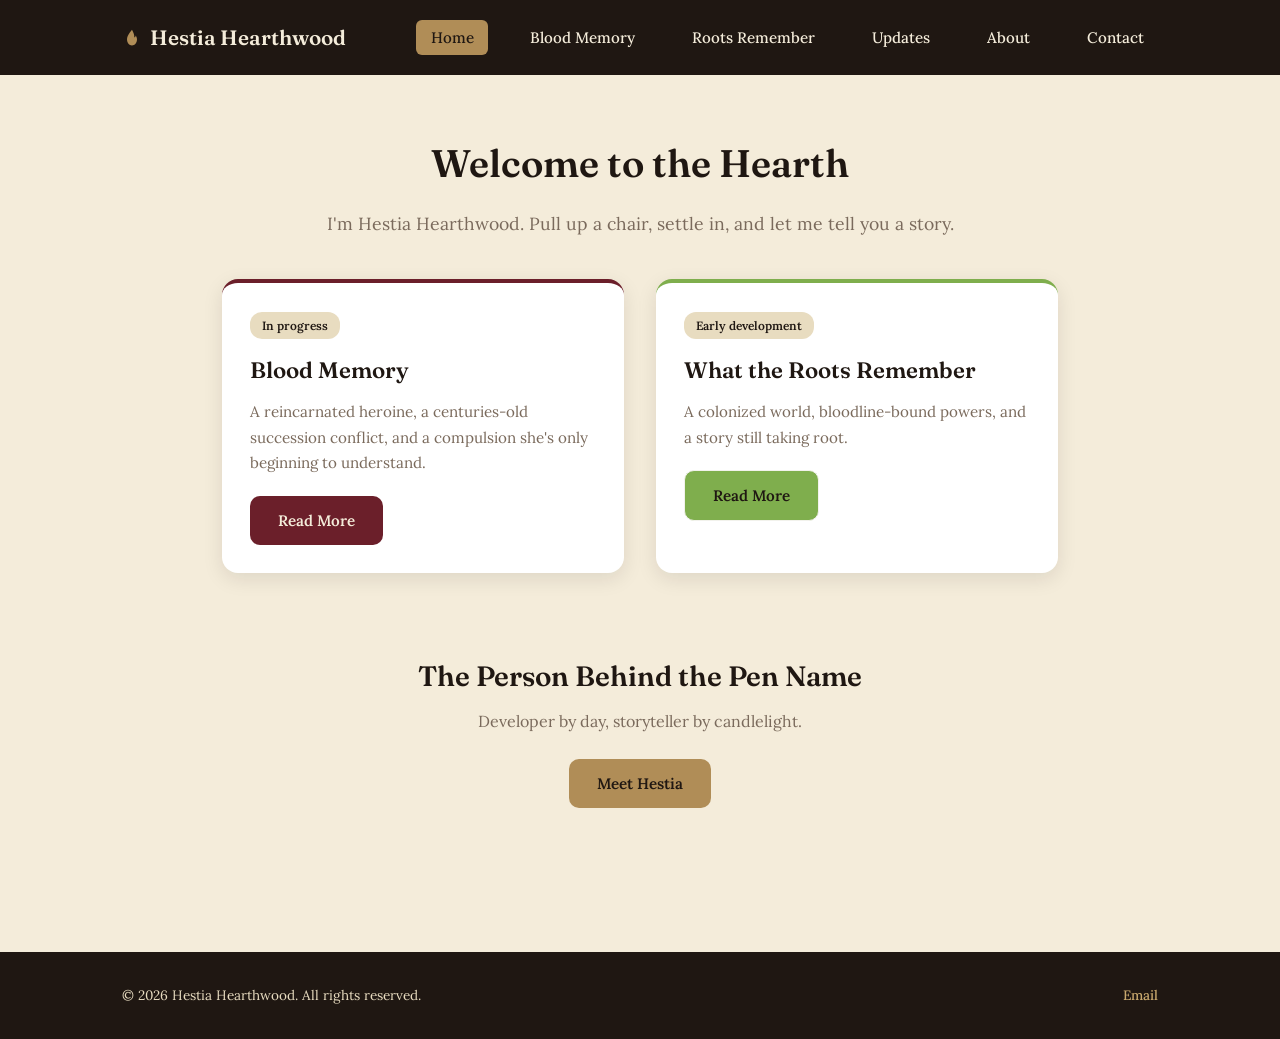
<file: index.html>
<!DOCTYPE html>
<html lang="en">
    <head>
        <meta charset="UTF-8">
        <meta name="viewport" content="width=device-width, initial-scale=1.0">
        <title>Hestia Hearthwood | Author</title>
        <link rel="preconnect" href="https://fonts.googleapis.com">
        <link rel="preconnect" href="https://fonts.gstatic.com" crossorigin>
        <link rel="stylesheet" href="css/styles.css">
    </head>
    <body data-page="home">
        <header>
            <nav>
                <a href="index.html" class="logo">
                    <svg class="candle-icon" viewBox="0 0 24 24" fill="none" xmlns="http://www.w3.org/2000/svg" aria-hidden="true">
                        <path d="M12 2C12 2 6 8.5 6 13.5C6 17.6 8.7 21 12 21C15.3 21 18 17.6 18 13.5C18 11.8 17.3 10.2 16.3 9C16.4 10.5 15.5 11.5 14.7 11C15.1 8.7 14 6 12 2Z" fill="currentColor"/>
                    </svg>
                    Hestia Hearthwood
                </a>
                <ul class="nav-links" id="nav-links"></ul>
                <button class="hamburger" id="hamburger" aria-label="Toggle navigation menu">
                    <span></span>
                    <span></span>
                    <span></span>
                </button>
            </nav>
        </header>

        <main>
            <div id="home-intro-root"></div>
            <div id="home-books-root"></div>
            <div id="home-about-teaser-root"></div>
        </main>

        <footer>
            <div id="footer-root"></div>
        </footer>

        <script src="js/site.js"></script>
        <script src="js/home.js"></script>
    </body>
</html>
</file>
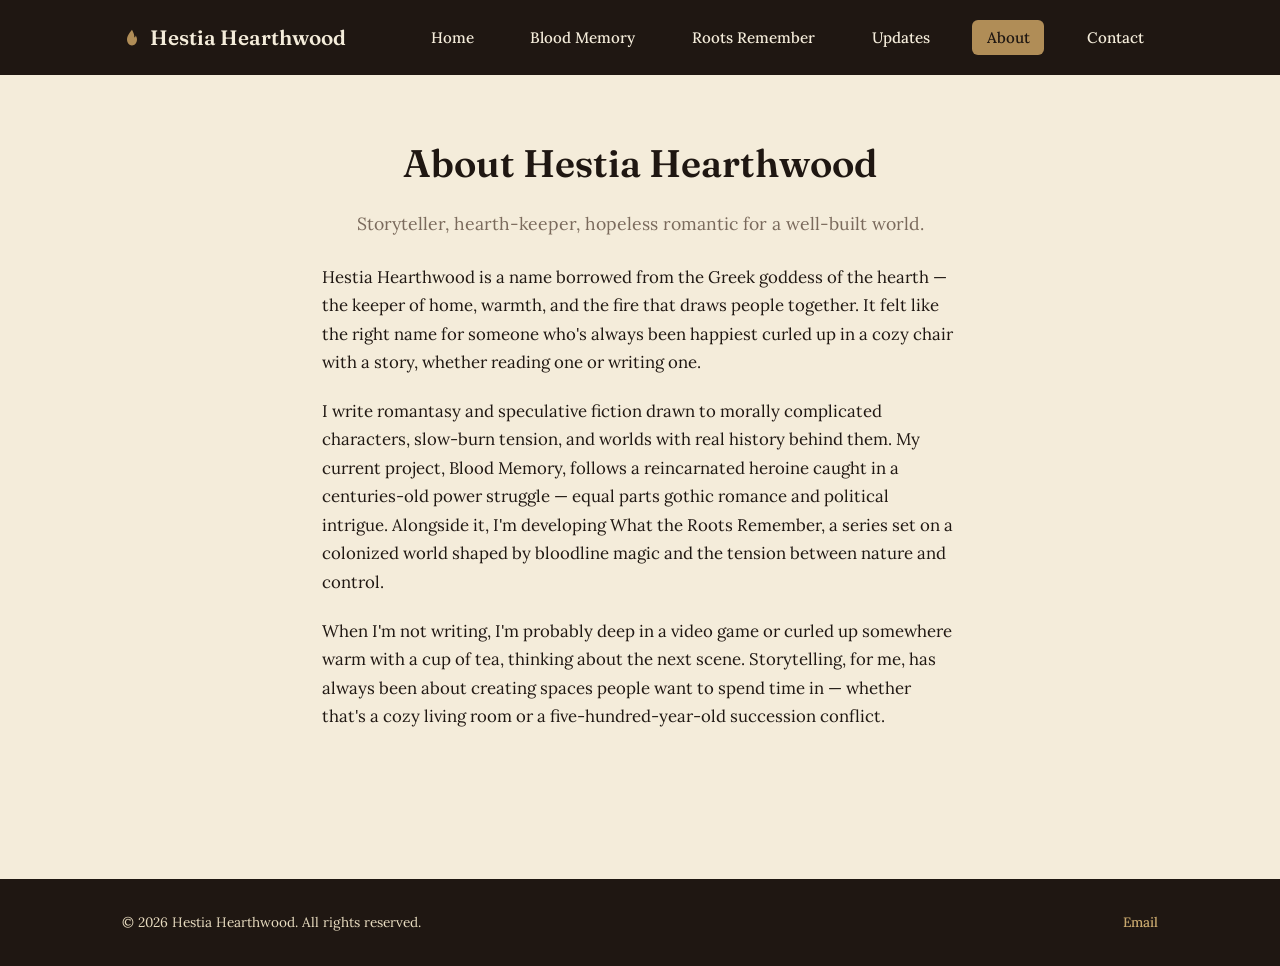
<file: about.html>
<!DOCTYPE html>
<html lang="en">
    <head>
        <meta charset="UTF-8">
        <meta name="viewport" content="width=device-width, initial-scale=1.0">
        <title>About | Hestia Hearthwood</title>
        <link rel="preconnect" href="https://fonts.googleapis.com">
        <link rel="preconnect" href="https://fonts.gstatic.com" crossorigin>
        <link rel="stylesheet" href="css/styles.css">
    </head>
    <body data-page="about">
        <header>
            <nav>
                <a href="index.html" class="logo">
                    <svg class="candle-icon" viewBox="0 0 24 24" fill="none" xmlns="http://www.w3.org/2000/svg" aria-hidden="true">
                        <path d="M12 2C12 2 6 8.5 6 13.5C6 17.6 8.7 21 12 21C15.3 21 18 17.6 18 13.5C18 11.8 17.3 10.2 16.3 9C16.4 10.5 15.5 11.5 14.7 11C15.1 8.7 14 6 12 2Z" fill="currentColor"/>
                    </svg>
                    Hestia Hearthwood
                </a>
                <ul class="nav-links" id="nav-links"></ul>
                <button class="hamburger" id="hamburger" aria-label="Toggle navigation menu">
                    <span></span>
                    <span></span>
                    <span></span>
                </button>
            </nav>
        </header>

        <main>
            <div id="about-intro-root"></div>
            <div id="about-bio-root"></div>
        </main>

        <footer>
            <div id="footer-root"></div>
        </footer>

        <script src="js/site.js"></script>
        <script src="js/about.js"></script>
    </body>
</html>
</file>
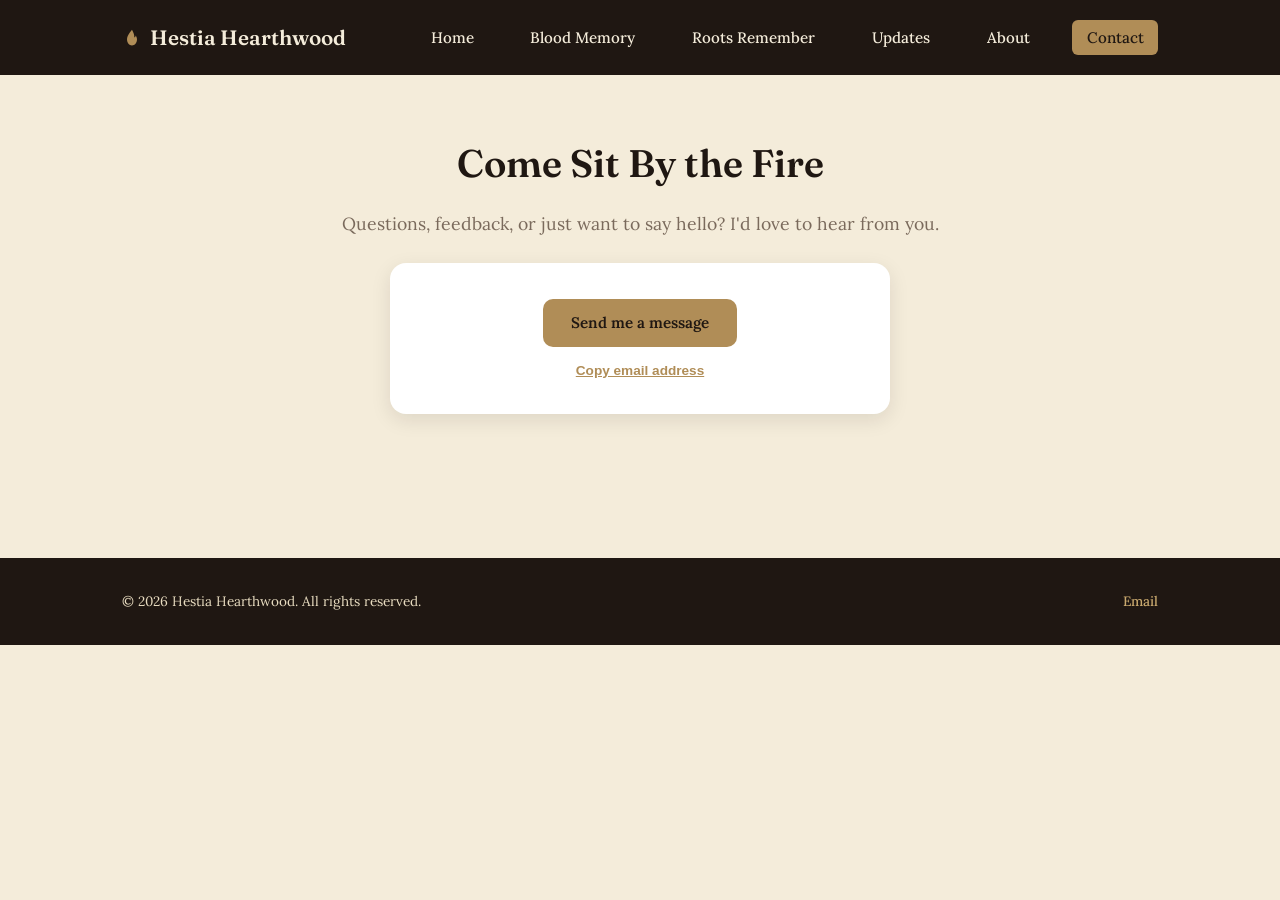
<file: contact.html>
<!DOCTYPE html>
<html lang="en">
    <head>
        <meta charset="UTF-8">
        <meta name="viewport" content="width=device-width, initial-scale=1.0">
        <title>Contact | Hestia Hearthwood</title>
        <link rel="preconnect" href="https://fonts.googleapis.com">
        <link rel="preconnect" href="https://fonts.gstatic.com" crossorigin>
        <link rel="stylesheet" href="css/styles.css">
    </head>
    <body data-page="contact">
        <header>
            <nav>
                <a href="index.html" class="logo">
                    <svg class="candle-icon" viewBox="0 0 24 24" fill="none" xmlns="http://www.w3.org/2000/svg" aria-hidden="true">
                        <path d="M12 2C12 2 6 8.5 6 13.5C6 17.6 8.7 21 12 21C15.3 21 18 17.6 18 13.5C18 11.8 17.3 10.2 16.3 9C16.4 10.5 15.5 11.5 14.7 11C15.1 8.7 14 6 12 2Z" fill="currentColor"/>
                    </svg>
                    Hestia Hearthwood
                </a>
                <ul class="nav-links" id="nav-links"></ul>
                <button class="hamburger" id="hamburger" aria-label="Toggle navigation menu">
                    <span></span>
                    <span></span>
                    <span></span>
                </button>
            </nav>
        </header>

        <main>
            <div id="contact-intro-root"></div>
            <div id="contact-card-root"></div>
        </main>

        <footer>
            <div id="footer-root"></div>
        </footer>

        <script src="js/site.js"></script>
        <script src="js/contact.js"></script>
    </body>
</html>
</file>
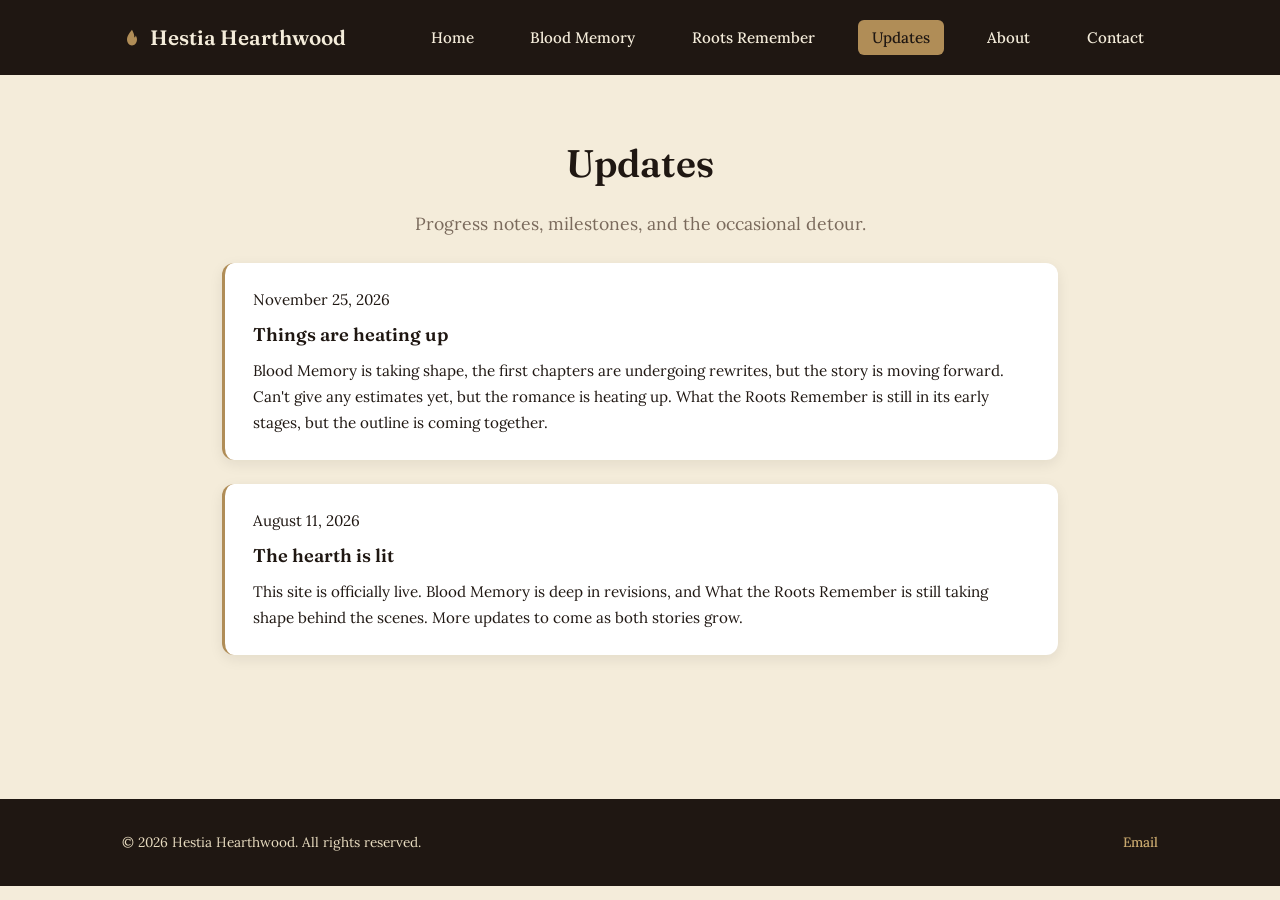
<file: updates.html>
<!DOCTYPE html>
<html lang="en">
    <head>
        <meta charset="UTF-8">
        <meta name="viewport" content="width=device-width, initial-scale=1.0">
        <title>Updates | Hestia Hearthwood</title>
        <link rel="preconnect" href="https://fonts.googleapis.com">
        <link rel="preconnect" href="https://fonts.gstatic.com" crossorigin>
        <link rel="stylesheet" href="css/styles.css">
    </head>
    <body data-page="updates">
        <header>
            <nav>
                <a href="index.html" class="logo">
                    <svg class="candle-icon" viewBox="0 0 24 24" fill="none" xmlns="http://www.w3.org/2000/svg" aria-hidden="true">
                        <path d="M12 2C12 2 6 8.5 6 13.5C6 17.6 8.7 21 12 21C15.3 21 18 17.6 18 13.5C18 11.8 17.3 10.2 16.3 9C16.4 10.5 15.5 11.5 14.7 11C15.1 8.7 14 6 12 2Z" fill="currentColor"/>
                    </svg>
                    Hestia Hearthwood
                </a>
                <ul class="nav-links" id="nav-links"></ul>
                <button class="hamburger" id="hamburger" aria-label="Toggle navigation menu">
                    <span></span>
                    <span></span>
                    <span></span>
                </button>
            </nav>
        </header>

        <main>
            <div id="updates-intro-root"></div>
            <div id="updates-list-root"></div>
        </main>

        <footer>
            <div id="footer-root"></div>
        </footer>

        <script src="js/site.js"></script>
        <script src="js/updates.js"></script>
    </body>
</html>
</file>
<file: css/styles.css>
/* ============================================================
   FONTS
   ============================================================ */
@import url('https://fonts.googleapis.com/css2?family=Fraunces:opsz,wght@9..144,500;9..144,600;9..144,700&family=Lora:wght@400;500;600&display=swap');


/* ============================================================
   1. GLOBAL VARIABLES
   ============================================================ */
:root {
  --color-ink: #1f1712;
  --color-parchment: #f4ecda;
  --color-parchment-dim: #e8dcc0;
  --color-gold: #b08d57;
  --color-gold-light: #c9a96e;
  --color-burgundy: #6b1f2a;
  --color-burgundy-dark: #4e161e;
  --color-roots: #7fae4d;
  --color-roots-dark: #5e8a35;
  --color-roots-accent: #f2f2ec;
  --color-muted: #7a6a5c;

  --font-heading: 'Fraunces', serif;
  --font-body: 'Lora', serif;
}


/* ============================================================
   2. RESET + BASE ELEMENTS
   ============================================================ */
html, body {
  margin: 0;
  padding: 0;
  height: 100%;
}

* {
  margin: 0;
  padding: 0;
  box-sizing: border-box;
}

body {
  font-family: var(--font-body);
  line-height: 1.7;
  color: var(--color-ink);
  background-color: var(--color-parchment);
}

h1, h2, h3, h4 {
  font-family: var(--font-heading);
  font-weight: 600;
}

a {
  color: inherit;
  text-decoration: none;
}

a:hover {
  text-decoration: underline;
}


/* ============================================================
   3. NAV
   ============================================================ */
header {
  background-color: var(--color-ink);
  position: sticky;
  top: 0;
  z-index: 10;
}

nav {
  display: flex;
  justify-content: space-between;
  align-items: center;
  max-width: 1100px;
  margin: 0 auto;
  padding: 1.25rem 2rem;
  flex-wrap: wrap;
}

.logo {
  display: flex;
  align-items: center;
  gap: 0.5rem;
  font-family: var(--font-heading);
  font-weight: 600;
  font-size: 1.3rem;
  color: var(--color-parchment);
}

.candle-icon {
  width: 20px;
  height: 20px;
  color: var(--color-gold);
  flex-shrink: 0;
}

.nav-links {
  display: flex;
  gap: 1.75rem;
  list-style: none;
}

.nav-links a {
  text-decoration: none;
  color: var(--color-parchment);
  font-weight: 500;
  font-size: 0.95rem;
  padding: 0.5rem 0.9rem;
  border-radius: 6px;
  transition: background-color 0.2s ease, color 0.2s ease;
}

.nav-links a:hover {
  background-color: var(--color-gold);
  color: var(--color-ink);
  text-decoration: none;
}

.nav-links a.active {
  background-color: var(--color-gold);
  color: var(--color-ink);
}

.hamburger {
  display: none;
  flex-direction: column;
  justify-content: space-between;
  width: 28px;
  height: 20px;
  background: none;
  border: none;
  cursor: pointer;
  padding: 0;
}

.hamburger span {
  display: block;
  width: 100%;
  height: 3px;
  background-color: var(--color-parchment);
  border-radius: 2px;
}


/* ============================================================
   4. FOOTER
   ============================================================ */
footer {
  background-color: var(--color-ink);
  margin-top: 5rem;
}

.footer-content {
  display: flex;
  justify-content: space-between;
  align-items: center;
  max-width: 1100px;
  margin: 0 auto;
  padding: 2rem;
  flex-wrap: wrap;
  gap: 1rem;
}

.footer-content p {
  color: var(--color-parchment-dim);
  font-size: 0.85rem;
}

.footer-links {
  display: flex;
  gap: 1.5rem;
}

.footer-links a {
  color: var(--color-gold-light);
  font-size: 0.85rem;
  font-weight: 500;
}

.footer-links a:hover {
  color: var(--color-parchment);
}


/* ============================================================
   5. BUTTONS + CTAs
   ============================================================ */
.btn {
  display: inline-block;
  background-color: var(--color-gold);
  color: var(--color-ink);
  padding: 0.7rem 1.75rem;
  border-radius: 10px;
  font-weight: 600;
  font-size: 0.95rem;
  transition: background-color 0.2s ease, transform 0.15s ease;
}

.btn:hover {
  background-color: var(--color-gold-light);
  text-decoration: none;
  transform: translateY(-1px);
}

.btn-burgundy {
  background-color: var(--color-burgundy);
  color: var(--color-parchment);
}

.btn-burgundy:hover {
  background-color: var(--color-burgundy-dark);
}

.btn-roots {
  background-color: var(--color-roots);
  color: var(--color-ink);
  border: 1.5px solid var(--color-roots-accent);
}

.btn-roots:hover {
  background-color: var(--color-roots-dark);
}

.btn-disabled {
  background-color: var(--color-muted);
  color: var(--color-parchment);
  cursor: default;
}

.btn-disabled:hover {
  background-color: var(--color-muted);
  text-decoration: none;
  transform: none;
}


/* ============================================================
   6. SHARED PAGE INTRO / BODY SPACING
   Same split pattern from the dev site: intro pads its top only,
   the section below pads its bottom only, so stacked sections
   don't double up their gap.
   ============================================================ */
.page-intro {
  max-width: 900px;
  margin: 0 auto;
  padding: 3.5rem 2rem 0.5rem;
  text-align: center;
}

.page-intro h1, .page-intro h2 {
  font-size: 2.4rem;
  margin-bottom: 0.75rem;
}

.page-intro p {
  color: var(--color-muted);
  font-size: 1.1rem;
}

.page-section {
  max-width: 900px;
  margin: 0 auto;
  padding: 1rem 2rem 4rem;
}


/* ============================================================
   7. HOME PAGE
   ============================================================ */
.book-grid {
  display: grid;
  grid-template-columns: repeat(auto-fit, minmax(280px, 1fr));
  gap: 2rem;
  margin-top: 1rem;
}

.book-card {
  background-color: white;
  border-radius: 16px;
  padding: 1.75rem;
  box-shadow: 0 6px 20px rgba(31, 23, 18, 0.1);
  border-top: 4px solid var(--color-gold);
}

.book-card.accent-burgundy {
  border-top-color: var(--color-burgundy);
}

.book-card.accent-roots {
  border-top-color: var(--color-roots);
}

.book-status {
  display: inline-block;
  font-size: 0.75rem;
  font-weight: 600;
  color: var(--color-ink);
  background-color: var(--color-parchment-dim);
  border-radius: 12px;
  padding: 0.2rem 0.75rem;
  margin-bottom: 0.75rem;
}

.book-card h3 {
  font-size: 1.4rem;
  margin-bottom: 0.6rem;
}

.book-card p {
  color: var(--color-muted);
  font-size: 0.95rem;
  margin-bottom: 1.25rem;
}

.about-teaser {
  text-align: center;
  max-width: 700px;
  margin: 0 auto;
  padding: 1rem 2rem 4rem;
}

.about-teaser h2 {
  font-size: 1.75rem;
  margin-bottom: 0.5rem;
}

.about-teaser p {
  color: var(--color-muted);
  margin-bottom: 1.5rem;
}


/* ============================================================
   8. BOOK DETAIL PAGES (Blood Memory & Roots Remember)
   ============================================================ */
.book-intro {
  max-width: 800px;
  margin: 0 auto;
  padding: 3.5rem 2rem 1rem;
  text-align: center;
}

.book-intro h1 {
  font-size: 2.75rem;
  margin-bottom: 0.5rem;
}

.book-intro .book-genre {
  color: var(--color-muted);
  font-size: 1rem;
  font-style: italic;
  margin-bottom: 0.75rem;
}

.book-cover-placeholder {
  width: 220px;
  height: 320px;
  margin: 0 auto 1.5rem;
  border-radius: 10px;
  background-color: var(--color-parchment-dim);
  display: flex;
  align-items: center;
  justify-content: center;
  color: var(--color-muted);
  font-size: 0.9rem;
  font-style: italic;
  box-shadow: 0 8px 24px rgba(31, 23, 18, 0.12);
}

.book-cover-placeholder img {
  width: 100%;
  height: 100%;
  object-fit: cover;
  border-radius: 10px;
}

.blurb-section {
  max-width: 700px;
  margin: 0 auto;
  padding: 1rem 2rem 2rem;
}

.blurb-section p {
  margin-bottom: 1.25rem;
  font-size: 1.05rem;
}

.blurb-hooks p {
  margin-bottom: 2rem;
  font-size: 1.15rem;
  font-weight: 500;
  text-align: center;
}

.tropes-list {
  display: flex;
  flex-wrap: wrap;
  gap: 0.6rem;
  justify-content: center;
  margin: 1.5rem 0 2rem;
}

.trope-pill {
  font-size: 0.8rem;
  font-weight: 600;
  padding: 0.3rem 0.9rem;
  border-radius: 14px;
  background-color: var(--color-parchment-dim);
  color: var(--color-ink);
}

.book-cta {
  text-align: center;
  padding-bottom: 3rem;
}


/* ============================================================
   9. UPDATES PAGE
   ============================================================ */
.updates-list {
  display: flex;
  flex-direction: column;
  gap: 1.5rem;
}

.update-entry {
  background-color: white;
  border-radius: 12px;
  padding: 1.5rem 1.75rem;
  box-shadow: 0 4px 14px rgba(31, 23, 18, 0.08);
  border-left: 3px solid var(--color-gold);
}

.update-date {
  color: var(--color-muted);
  font-size: 0.85rem;
  margin-bottom: 0.4rem;
}

.update-entry h3 {
  font-size: 1.15rem;
  margin-bottom: 0.5rem;
}

.update-entry p {
  color: var(--color-ink);
  font-size: 0.95rem;
}


/* ============================================================
   10. ABOUT PAGE
   ============================================================ */
.bio-section {
  max-width: 700px;
  margin: 0 auto;
  padding: 1rem 2rem 3rem;
}

.bio-section p {
  margin-bottom: 1.25rem;
  font-size: 1.05rem;
}


/* ============================================================
   11. CONTACT PAGE
   ============================================================ */
.contact-card {
  background-color: white;
  border-radius: 16px;
  padding: 2.25rem;
  max-width: 500px;
  margin: 0 auto;
  text-align: center;
  box-shadow: 0 6px 20px rgba(31, 23, 18, 0.1);
}

.contact-card p {
  margin-bottom: 1rem;
  color: var(--color-ink);
}

.copy-email-btn {
  display: block;
  background: none;
  border: none;
  color: var(--color-gold);
  font-weight: 600;
  font-size: 0.85rem;
  text-decoration: underline;
  cursor: pointer;
  padding: 0;
  margin: 1rem auto 0;
}

.copy-email-btn:hover {
  color: var(--color-burgundy);
}


/* ============================================================
   12. MOBILE / RESPONSIVE
   ============================================================ */
@media (max-width: 768px) {
  .nav-links {
    display: none;
    flex-direction: column;
    width: 100%;
    gap: 0;
    order: 3;
  }

  .nav-links.active {
    display: flex;
  }

  .nav-links a {
    display: block;
    width: 100%;
    padding: 0.6rem 1rem;
    margin: 0.15rem 0;
  }

  .hamburger {
    display: flex;
    order: 2;
  }

  .logo {
    order: 1;
  }

  nav {
    flex-wrap: wrap;
  }
}
</file>
